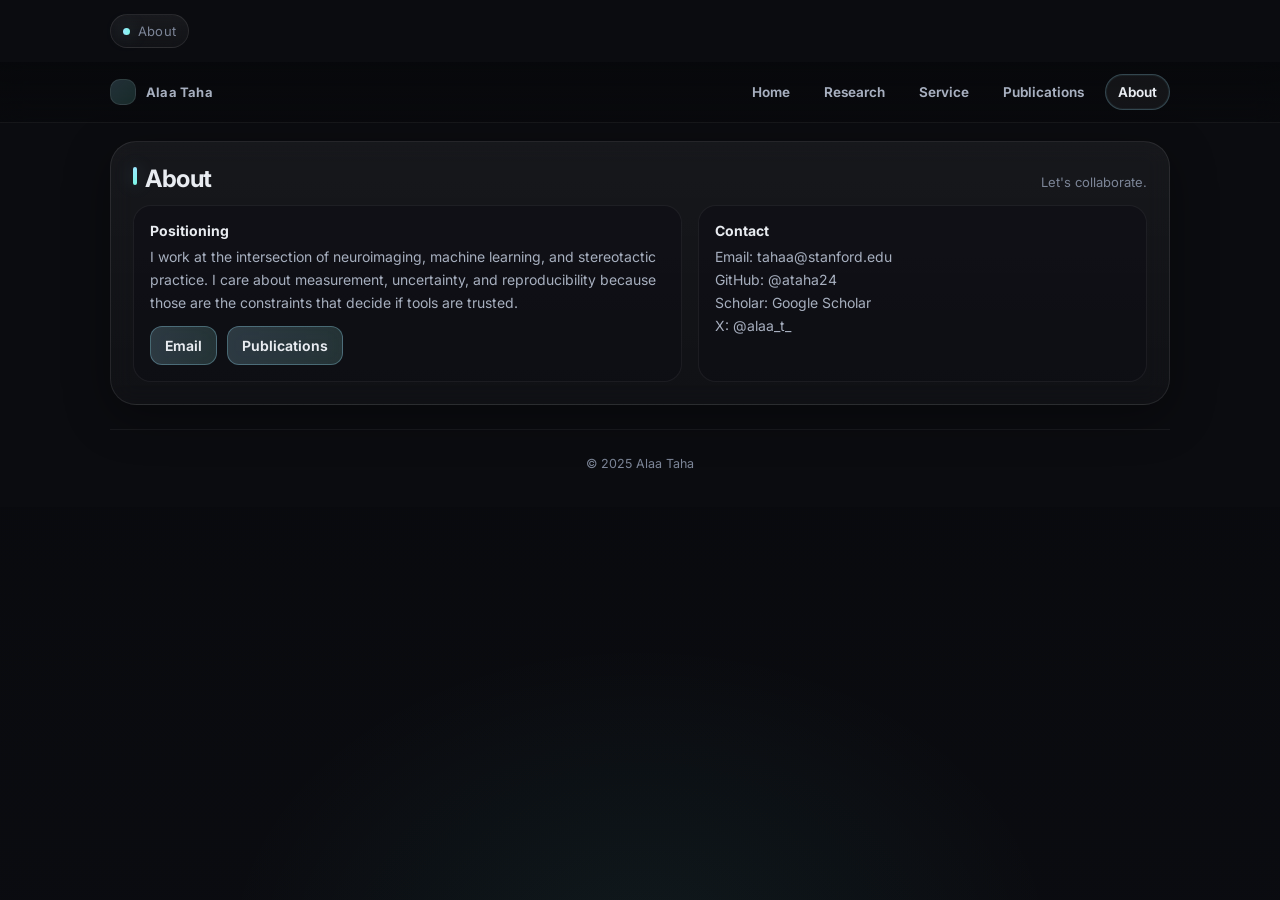
<file: about.html>
<!DOCTYPE html>
<html lang="en">
<head>
  <meta charset="UTF-8" />
  <meta name="viewport" content="width=device-width, initial-scale=1.0" />
  <title>About | Alaa Taha</title>
  <link rel="preconnect" href="https://fonts.googleapis.com">
  <link rel="preconnect" href="https://fonts.gstatic.com" crossorigin>
  <link href="https://fonts.googleapis.com/css2?family=Inter:wght@400;600;800&display=swap" rel="stylesheet">
  <link rel="stylesheet" href="./assets/css/base.css" />
  <link rel="stylesheet" href="./assets/css/theme.css" />
  <script defer src="./assets/js/app.js"></script>
</head>

<body data-accent="about">
  <div class="spotlight" aria-hidden="true"></div>

  <div class="wrap">
    <div class="topline">
      <div class="pill"><span class="dot"></span> About</div>
    </div>
  </div>

  <nav>
    <div class="wrap navinner">
      <div class="brand"><div class="mark"></div> Alaa Taha</div>
      <div class="navlinks">
        <a href="./index.html">Home</a>
        <a href="./research.html">Research</a>
        <a href="./leadership.html">Service</a>
        <a href="./publications.html">Publications</a>
        <a href="./about.html">About</a>
      </div>
    </div>
  </nav>

  <main class="wrap">
    <section class="section">
      <div class="sectionhead">
        <h2 class="page-title">About</h2>
        <div class="small">Let's collaborate.</div>
      </div>

      <div class="grid2">
        <div class="panel">
          <h3>Positioning</h3>
          <p>
            I work at the intersection of neuroimaging, machine learning, and stereotactic practice.
            I care about measurement, uncertainty, and reproducibility because those are the constraints that decide if tools are trusted.
          </p>
                    <div class="cta" style="margin-top:12px;">
            <a class="btn primary" href="mailto:tahaa@stanford.edu">Email</a>
            <a class="btn primary" href="./publications.html">Publications</a>
          </div>
          <!-- <div class="tags">
            <span class="tag accent">Neuroimaging</span>
            <span class="tag accent">DBS</span>
            <span class="tag accent">QC</span>
            <span class="tag accent">Open Science</span>
          </div> -->
        </div>

        <div class="panel">
          <h3>Contact</h3>
          <p>
            Email: <a href="mailto:tahaa@stanford.edu">tahaa@stanford.edu</a><br />
            GitHub: <a href="https://github.com/ataha24" target="_blank" rel="noreferrer">@ataha24</a><br />
            Scholar: <a href="https://scholar.google.ca/" target="_blank" rel="noreferrer">Google Scholar</a><br />
            X: <a href="https://x.com/alaa_t_" target="_blank" rel="noreferrer">@alaa_t_</a>
          </p>
        </div>
      </div>
    </section>

    <div class="footer">© 2025 Alaa Taha</div>
  </main>
</body>
</html>
</file>
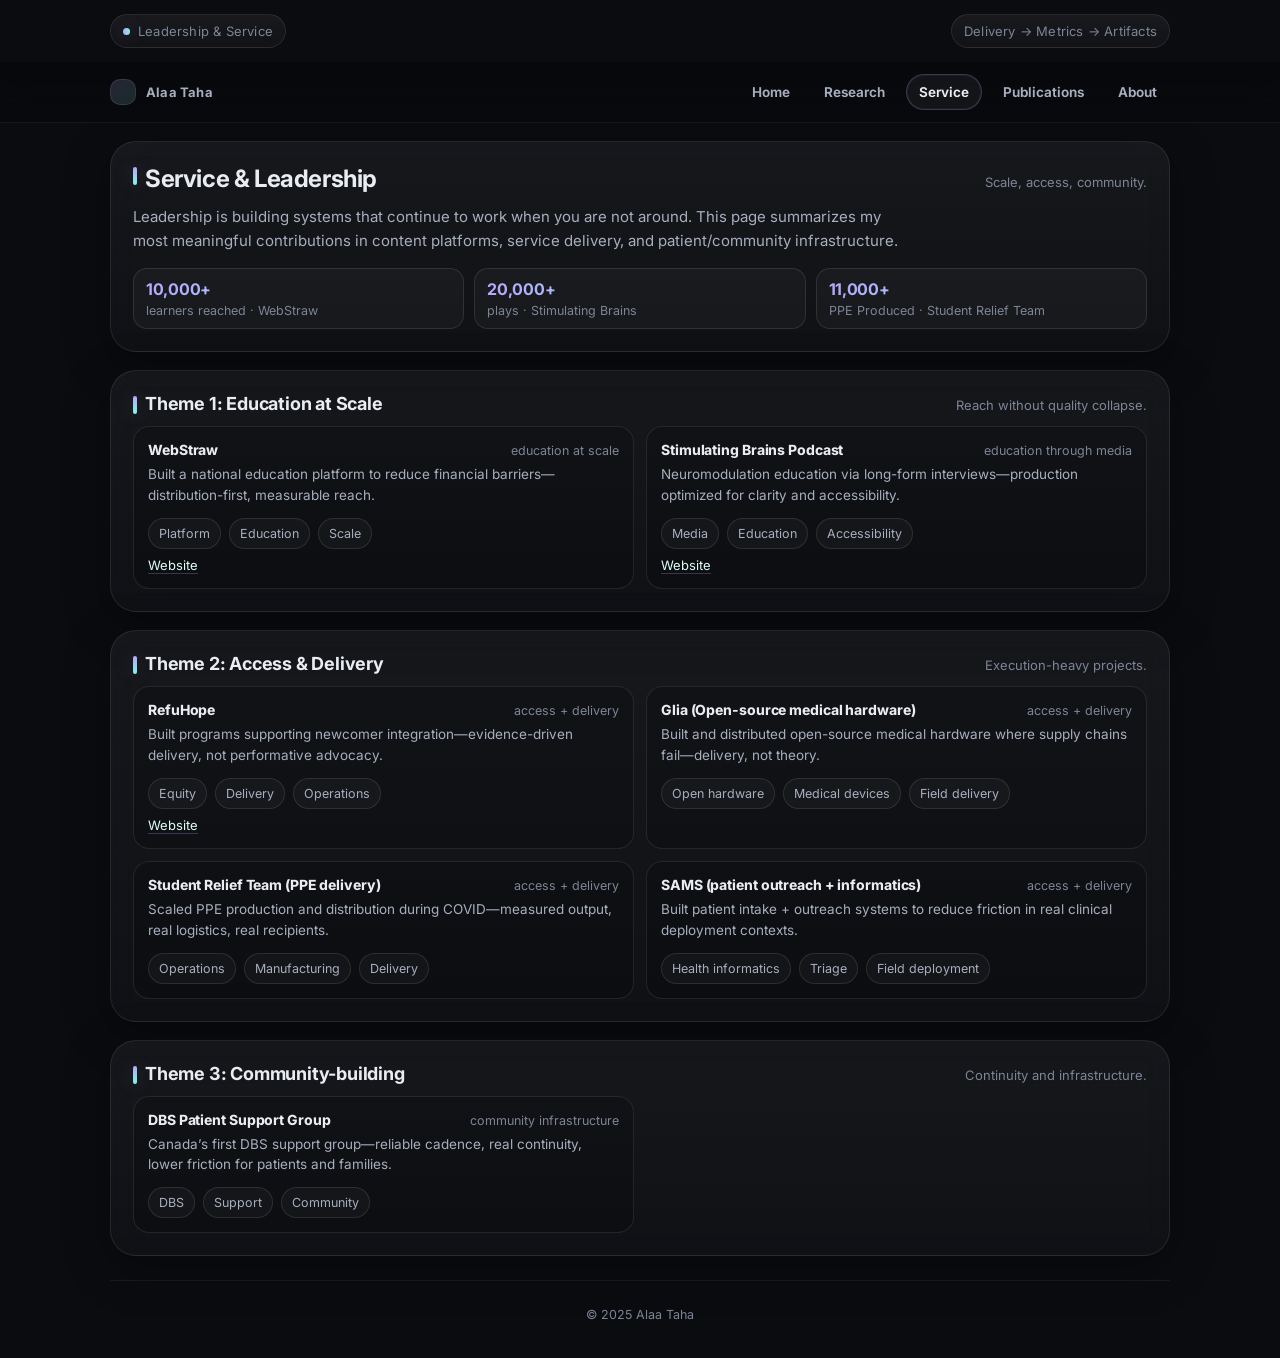
<file: leadership.html>
<!DOCTYPE html>
<html lang="en">
<head>
  <meta charset="UTF-8" />
  <meta name="viewport" content="width=device-width, initial-scale=1.0" />
  <title>Leadership | Alaa Taha</title>
  <link rel="preconnect" href="https://fonts.googleapis.com">
  <link rel="preconnect" href="https://fonts.gstatic.com" crossorigin>
  <link href="https://fonts.googleapis.com/css2?family=Inter:wght@400;600;800&display=swap" rel="stylesheet">
  <link rel="stylesheet" href="./assets/css/base.css" />
  <link rel="stylesheet" href="./assets/css/theme.css" />
  <script defer src="./assets/js/app.js"></script>
</head>

<body data-accent="leadership">
  <div class="spotlight" aria-hidden="true"></div>

  <div class="wrap">
    <div class="topline">
      <div class="pill"><span class="dot"></span> Leadership & Service</div>
      <div class="pill">Delivery → Metrics → Artifacts</div>
    </div>
  </div>

  <nav>
    <div class="wrap navinner">
      <div class="brand"><div class="mark"></div> Alaa Taha</div>
      <div class="navlinks">
        <a href="./index.html">Home</a>
        <a href="./research.html">Research</a>
        <a href="./leadership.html">Service</a>
        <a href="./publications.html">Publications</a>
        <a href="./about.html">About</a>
      </div>
    </div>
  </nav>

  <main class="wrap">
    <section class="section">
      <div class="sectionhead">
        <h2 class="page-title">Service & Leadership</h2>
        <div class="small">Scale, access, community.</div>
      </div>
      <p class="page-sub">
        Leadership is building systems that continue to work when you are not around. This page summarizes my most meaningful contributions in content platforms, service delivery, and patient/community infrastructure.
      </p>
      <div class="metrics" id="metrics-leadership"></div>
    </section>

    <section class="section">
      <div class="sectionhead">
        <h2>Theme 1: Education at Scale</h2>
        <div class="small">Reach without quality collapse.</div>
      </div>
      <div class="cards" id="cards-lead-education"></div>
    </section>

    <section class="section">
      <div class="sectionhead">
        <h2>Theme 2: Access & Delivery</h2>
        <div class="small">Execution-heavy projects.</div>
      </div>
      <div class="cards" id="cards-lead-access"></div>
    </section>

    <section class="section">
      <div class="sectionhead">
        <h2>Theme 3: Community-building</h2>
        <div class="small">Continuity and infrastructure.</div>
      </div>
      <div class="cards" id="cards-lead-community"></div>
    </section>

    <div class="footer">© 2025 Alaa Taha</div>
  </main>
</body>
</html>
</file>
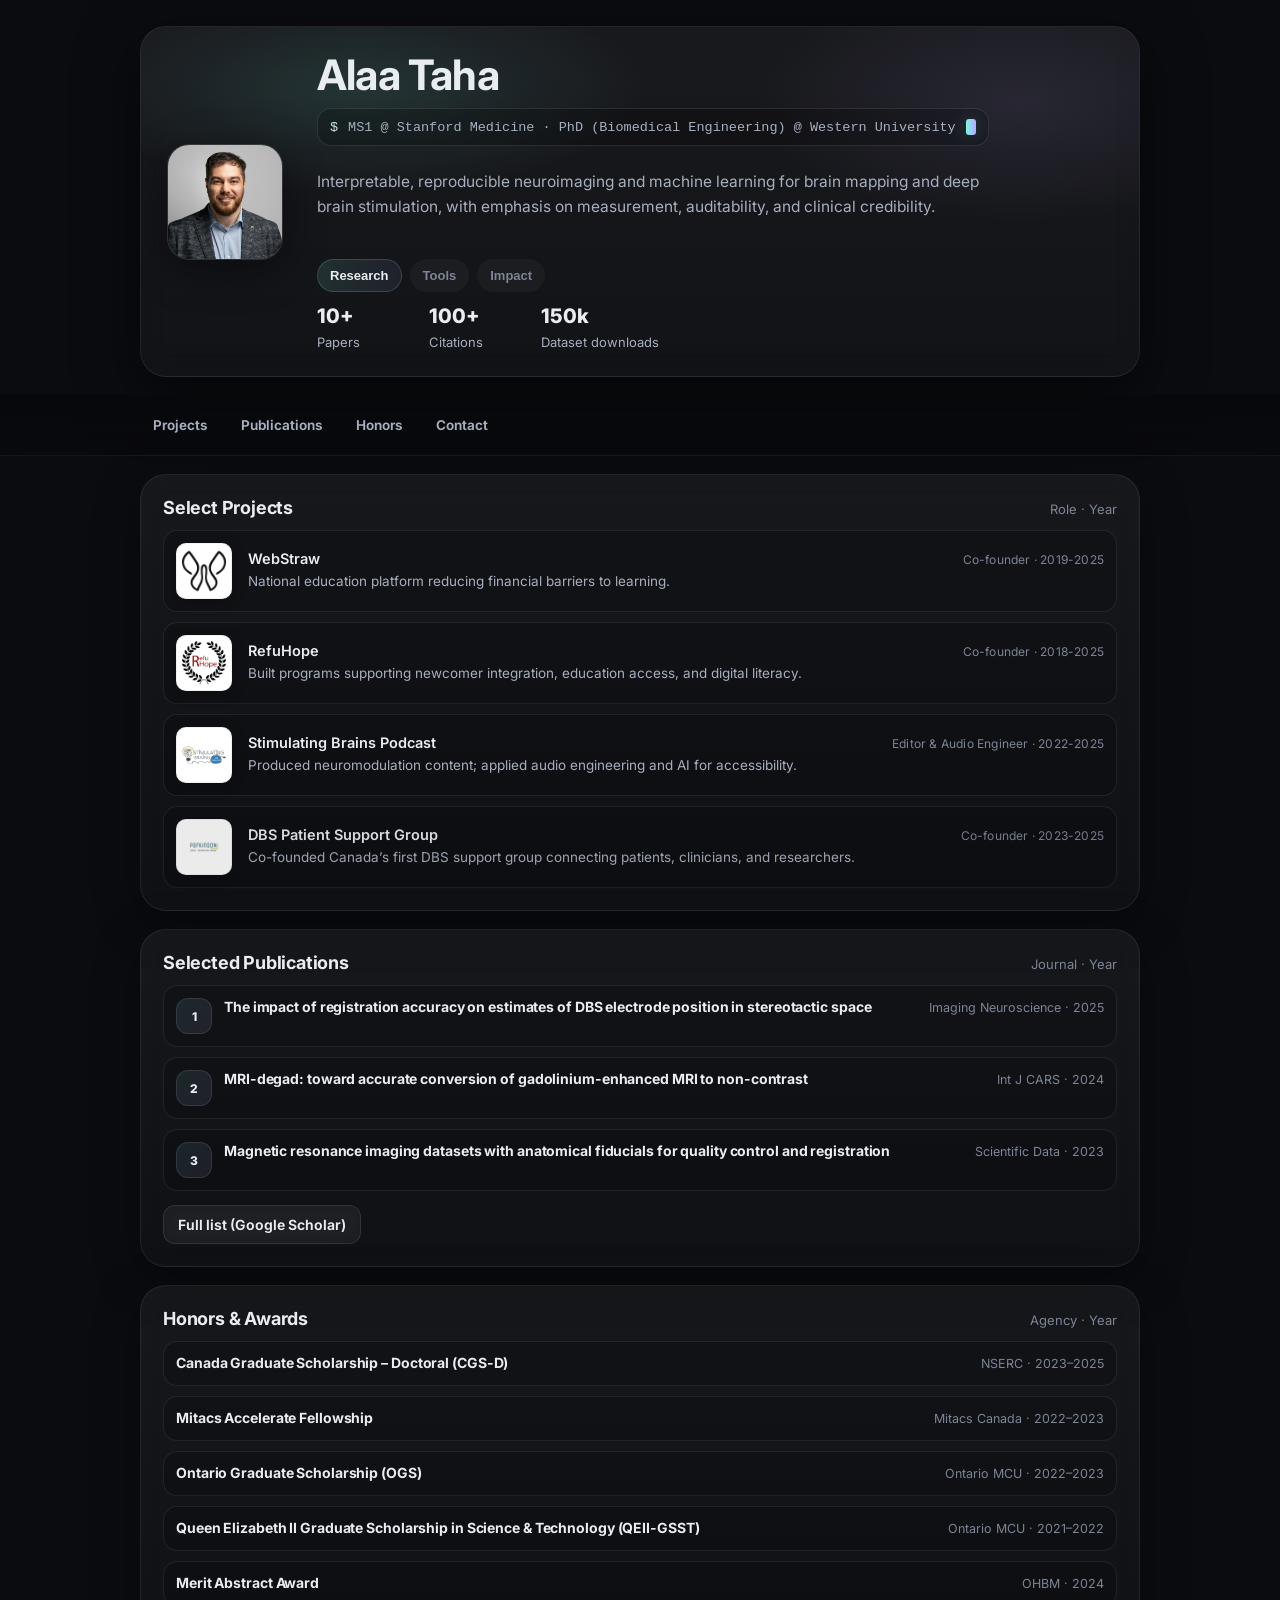
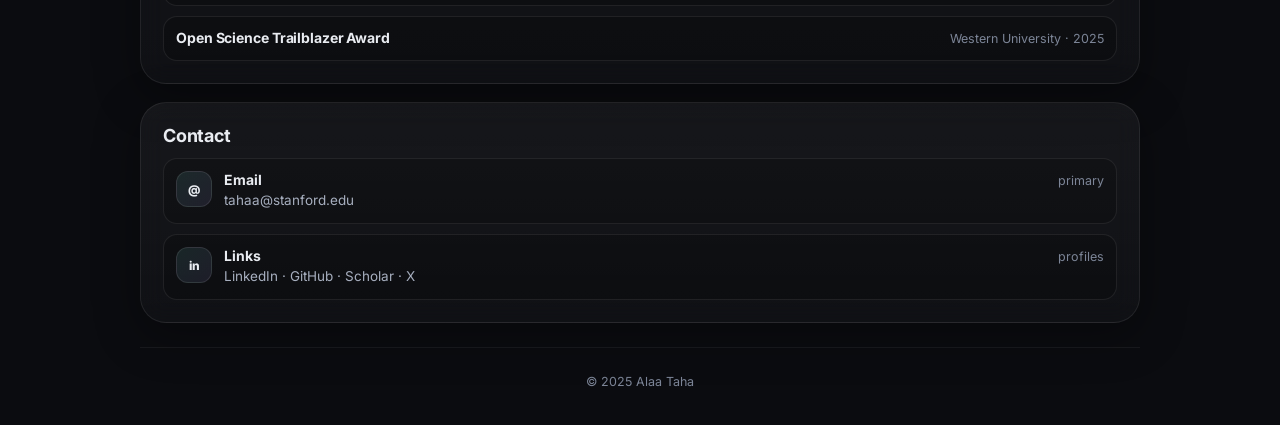
<file: placeholder.html>
<!doctype html>
<html lang="en">
<head>
  <meta charset="UTF-8" />
  <meta name="viewport" content="width=device-width, initial-scale=1" />
  <title>Alaa Taha | Medicine + Biomedical Engineering</title>
  <meta name="description" content="Alaa Taha — MS1 at Stanford Medicine. PhD (Biomedical Engineering, Western). Neuroimaging + ML for brain mapping, DBS, reproducible tooling." />
  <meta name="theme-color" content="#07080b" />
  <meta name="color-scheme" content="dark" />

  <link rel="preconnect" href="https://fonts.googleapis.com">
  <link rel="preconnect" href="https://fonts.gstatic.com" crossorigin>
  <link href="https://fonts.googleapis.com/css2?family=Inter:wght@400;600;800&display=swap" rel="stylesheet">

  <style>
    :root{
      --bg0:#07080b; --bg1:#0b0c10;
      --border:#ffffff14;
      --text:#e9ecf1; --muted:#a7afbf; --muted2:#7c8597;
      --a1:#7cf7e6; --a2:#b7a7ff;
      --shadow: 0 18px 60px rgba(0,0,0,.55);
      --radius: 18px; --radius2: 26px;
      --max: 1040px;
    }
    *{ box-sizing:border-box; }
    html,body{ margin:0; padding:0; font-family:Inter,system-ui,-apple-system,Segoe UI,Roboto,Arial,sans-serif; background:var(--bg1); color:var(--text); }
    body:before{
      content:""; position:fixed; inset:-20%; z-index:-3;
      background:
        radial-gradient(700px 420px at 18% 10%, rgba(183,167,255,.14), transparent 60%),
        radial-gradient(560px 380px at 88% 18%, rgba(124,247,230,.12), transparent 60%),
        radial-gradient(720px 520px at 50% 92%, rgba(124,247,230,.06), transparent 60%),
        linear-gradient(180deg, var(--bg0), var(--bg1));
      filter:saturate(1.12);
    }

    a{ color:inherit; text-decoration:none; }
    .wrap{ max-width:var(--max); margin:0 auto; padding: 0 20px; }

    .skip{
      position:absolute; left:-999px; top: 10px; z-index:999;
      padding:10px 12px; border-radius:12px;
      border:1px solid rgba(255,255,255,.16);
      background: rgba(0,0,0,.75);
      color:var(--text);
    }
    .skip:focus{ left: 12px; }

    /* hero */
    header{ padding: 26px 0 18px; }
    .hero{
      display:grid; grid-template-columns: 128px 1fr; gap: 22px; align-items:center;
      padding: 26px; border-radius: var(--radius2);
      background: linear-gradient(180deg, rgba(255,255,255,.06), rgba(255,255,255,.03));
      border: 1px solid var(--border);
      box-shadow: var(--shadow);
      backdrop-filter: blur(14px);
      position:relative; overflow:hidden;
    }
    .hero:before{
      content:""; position:absolute; inset:-1px; z-index:0; pointer-events:none;
      background:
        radial-gradient(520px 190px at 22% 18%, rgba(124,247,230,.12), transparent 55%),
        radial-gradient(480px 220px at 88% 22%, rgba(183,167,255,.10), transparent 55%);
    }
    .hero > *{ position:relative; z-index:1; }

    .avatar{
      width:116px; height:116px; border-radius:22px; overflow:hidden;
      border:1px solid var(--border); background: rgba(255,255,255,.04);
      box-shadow: 0 10px 40px rgba(0,0,0,.45);
    }
    .avatar img{ width:100%; height:100%; object-fit:cover; display:block; }

    h1{ margin:0; font-size:40px; letter-spacing:-0.7px; line-height:1.05; }

    /* code-line (rotating) */
    .codebar{
      margin-top: 10px;
      display:flex; align-items:center; gap:10px;
      font-family: ui-monospace, SFMono-Regular, Menlo, Monaco, Consolas, "Liberation Mono", monospace;
      font-size: 13.5px;
      color: var(--muted);
      padding: 10px 12px;
      border-radius: 14px;
      border: 1px solid rgba(255,255,255,.10);
      background: rgba(0,0,0,.22);
      width: fit-content;
      max-width: 100%;
    }
    .prompt{
      color:#dffdf8;
      opacity:.9;
    }
    .cursor{
      width:10px; height: 16px;
      background: linear-gradient(90deg, var(--a1), var(--a2));
      border-radius: 3px;
      box-shadow: 0 0 18px rgba(124,247,230,.25);
      animation: blink 1.05s steps(2,end) infinite;
    }
    @keyframes blink { 50% { opacity: 0; } }
    .codeText{
      white-space: nowrap;
      overflow: hidden;
      text-overflow: ellipsis;
      max-width: min(720px, 70vw);
    }

    .subtitle{
      margin-top: 12px;
      color: var(--muted);
      line-height: 1.6;
      max-width: 76ch;
      font-size: 15.5px;
    }

    .cta{ display:flex; flex-wrap:wrap; gap:10px; margin-top: 16px; }
    .btn{
      display:inline-flex; align-items:center; gap:10px;
      padding: 10px 14px; border-radius: 12px;
      border: 1px solid rgba(255,255,255,.10);
      background: rgba(255,255,255,.04);
      font-weight: 650; font-size: 14px;
      transition: transform .18s ease, background .18s ease, border-color .18s ease;
      backdrop-filter: blur(10px);
    }
    .btn:hover{ transform: translateY(-1px); border-color: rgba(124,247,230,.22); background: rgba(124,247,230,.06); }
    .btn.primary{ border-color: rgba(124,247,230,.28); background: linear-gradient(90deg, rgba(124,247,230,.14), rgba(183,167,255,.12)); }

    /* nav */
    nav{
      position: sticky; top: 0; z-index: 10;
      padding: 12px 0;
      backdrop-filter: blur(14px);
      background: linear-gradient(180deg, rgba(7,8,11,.88), rgba(7,8,11,.55));
      border-bottom: 1px solid rgba(255,255,255,.06);
    }
    .navinner{ display:flex; align-items:center; justify-content:space-between; gap:14px; }
    .navlinks{ display:flex; flex-wrap:wrap; gap:8px; }
    .navlinks a{
      padding: 9px 12px; border-radius: 999px;
      color: var(--muted); font-weight: 650; font-size: 13.5px;
      border: 1px solid transparent;
      transition: background .18s ease, color .18s ease, border-color .18s ease;
    }
    .navlinks a:hover{ background: rgba(255,255,255,.04); color: var(--text); border-color: rgba(255,255,255,.10); }

    /* sections */
    main{ padding: 22px 0 40px; }
    section{
      margin: 18px 0; padding: 22px;
      border-radius: var(--radius2);
      background: linear-gradient(180deg, rgba(255,255,255,.05), rgba(255,255,255,.025));
      border: 1px solid var(--border);
      box-shadow: 0 12px 45px rgba(0,0,0,.35);
      backdrop-filter: blur(12px);
    }
    .sectionhead{ display:flex; align-items:baseline; justify-content:space-between; gap:14px; margin-bottom: 12px; }
    h2{ margin:0; font-size:18px; letter-spacing:-0.2px; }
    .kicker{ color: var(--muted2); font-size:13px; }

    .list{ display:grid; gap: 10px; margin: 0; padding: 0; list-style: none; }
    .item{
      display:flex; gap: 12px; padding: 12px 12px;
      border-radius: 14px;
      border: 1px solid rgba(255,255,255,.08);
      background: rgba(0,0,0,.18);
      transition: transform .18s ease, border-color .18s ease, background .18s ease;
    }
    .item:hover{ transform: translateY(-1px); border-color: rgba(124,247,230,.18); background: rgba(124,247,230,.04); }
    .icon{
      flex:0 0 auto; width: 36px; height: 36px; border-radius: 12px;
      border: 1px solid rgba(255,255,255,.10);
      background: linear-gradient(135deg, rgba(124,247,230,.10), rgba(183,167,255,.10));
      display:flex; align-items:center; justify-content:center;
      font-weight: 800; font-size: 12px;
    }
    .meta{ flex:1 1 auto; min-width:0; }
    .titleRow{ display:flex; flex-wrap:wrap; gap:10px; align-items:baseline; justify-content:space-between; margin-bottom:2px; }
    .titleRow strong{ font-size:14px; letter-spacing:-0.1px; }
    .titleRow span{ color: var(--muted2); font-size:12.5px; white-space: nowrap; }
    .desc{ color: var(--muted); font-size:13.5px; line-height:1.55; }

    footer{
      padding: 26px 0 36px; color: var(--muted2);
      font-size: 12.5px; text-align:center;
      border-top: 1px solid rgba(255,255,255,.06);
      margin-top: 24px;
    }

    :focus-visible{ outline: 2px solid rgba(124,247,230,.55); outline-offset: 2px; border-radius: 10px; }

    @media (max-width: 860px){
      .hero{ grid-template-columns: 1fr; }
      .avatar{ width: 92px; height: 92px; border-radius: 18px; }
      h1{ font-size: 34px; }
      .codeText{ max-width: 88vw; }
    }

    @media (prefers-reduced-motion: reduce){
      *{ transition:none !important; animation:none !important; }
    }
    /* =========================
    Select Projects (clickable cards)
    ========================= */

    .projects{
    list-style:none;
    padding:0;
    margin:0;
    display:grid;
    gap:10px; /* match .list density */
    }

    .projects > li{ margin:0; }

    .project{
    display:grid;
    grid-template-columns: 56px 1fr;
    gap:16px;
    align-items:center;

    padding:12px 12px;              /* match .item */
    border-radius:14px;
    border:1px solid rgba(255,255,255,.08);
    background: rgba(0,0,0,.18);

    transition: transform .18s ease, border-color .18s ease, background .18s ease;
    }

    .project:hover{
    transform: translateY(-1px);
    border-color: rgba(124,247,230,.18);
    background: rgba(124,247,230,.04);
    }

    .project:focus-visible{
    outline: 2px solid rgba(124,247,230,.55);
    outline-offset: 2px;
    }

    .project[aria-disabled="true"]{
    cursor: default;
    opacity: .92;
    }

    .project[aria-disabled="true"]:hover{
    transform:none;
    border-color: rgba(255,255,255,.08);
    background: rgba(0,0,0,.18);
    }

    .project img{
    width:56px;
    height:56px;
    object-fit:contain;

    /* white logo tile */
    background: #ffffff;
    padding: 6px;
    border-radius: 10px;

    /* subtle separation, not loud */
    box-shadow:
        inset 0 0 0 1px rgba(0,0,0,.06),
        0 4px 14px rgba(0,0,0,.25);

    /* keep color */
    filter: none;
    opacity: 1;
    }

    .projectTop{
    display:flex;
    align-items:baseline;
    justify-content:space-between;
    gap: 12px;
    }
    .projectRole{
    font-size:12px;              /* match .titleRow span */
    color: var(--muted2);        /* same muted tone */
    font-weight:400;
    letter-spacing:.2px;
    white-space: nowrap;
    }

    .projectHint{
    color: var(--muted2);
    font-size: 12.5px;
    white-space: nowrap;
    }

    .projectHint.muted{
    color: rgba(167,175,191,.6);
    }

    .project strong{
    font-size:14.5px;
    font-weight:600;
    }

    .project p{
    margin:4px 0 0;
    font-size:13.5px;
    line-height:1.55;
    color:var(--muted);
    }

    @media (max-width:700px){
    .project{
        grid-template-columns: 44px 1fr;
    }
    .project img{
        width:44px;
        height:44px;
    }
    }

    /* =========================
    Hero elevation (final)
    ========================= */

    .heroText{
    display:flex;
    flex-direction:column;
    gap: 10px;
    }

    .heroText .name{
    margin:0;
    font-size:42px;
    letter-spacing:-0.8px;
    line-height:1.03;
    }

    .heroText .name + .codebar{
    margin-top: 2px;
    }

    .heroText .codebar{
    margin-top: 6px;
    align-self:flex-start;
    }

    .heroText .subtitle{
    margin-top: 14px;
    max-width: 68ch;
    }

    /* Hero metrics/tabs */
    .metrics-block{ margin-top:14px; display:flex; flex-direction:column; gap:12px; }
    .metric-tabs{ display:inline-flex; gap:8px; }
    .metric-tabs .tab{
      padding:8px 12px; border-radius:999px; background: rgba(255,255,255,.03);
      border:1px solid transparent; color:var(--muted2); font-weight:700; font-size:13px; cursor:pointer;
    }
    .metric-tabs .tab.is-active{ background: linear-gradient(90deg, rgba(124,247,230,.12), rgba(183,167,255,.08)); color:var(--text); border-color: rgba(124,247,230,.18); }

    .metrics{ display:flex; gap:16px; align-items:baseline; }
    .metric{ display:flex; flex-direction:column; gap:6px; min-width:96px; }
    .metric-value{ font-weight:800; font-size:20px; color:var(--text); }
    .metric-label{ color:var(--muted); font-size:13px; }

    /* CTA hierarchy */
    .btn.primary{
    border-color: rgba(124,247,230,.35);
    background: linear-gradient(
        90deg,
        rgba(124,247,230,.18),
        rgba(183,167,255,.14)
    );
    }

    .btn.ghost{
    background: transparent;
    border-color: rgba(255,255,255,.08);
    color: var(--muted2);
    }

    .btn.ghost:hover{
    background: rgba(255,255,255,.03);
    color: var(--text);
    }

    /* mobile fix: stop global h1 override */
    @media (max-width: 860px){
    .heroText .name{
        font-size:34px;
    }
    }

  </style>
</head>

<body>
  <a class="skip" href="#content">Skip to content</a>

  <div class="wrap">
    <header>
      <div class="hero">
        <div class="avatar">
          <img src="AT.jpeg" alt="Portrait of Alaa Taha" />
        </div>

        <div>
            <div class="heroText">

            <h1 class="name">Alaa Taha</h1>

            <div class="codebar" aria-label="Identity line">
                <span class="prompt">$</span>
                <span class="codeText" id="roleLine">
                MS1 @ Stanford Medicine · PhD (Biomedical Engineering) @ Western University
                </span>
                <span class="cursor" aria-hidden="true"></span>
            </div>

            <p class="subtitle">
                Interpretable, reproducible neuroimaging and machine learning for brain mapping
                and deep brain stimulation, with emphasis on measurement, auditability, and
                clinical credibility.
            </p>

            <div class="metrics-block" aria-hidden="false">
              <div class="metric-tabs" role="tablist" aria-label="Metrics">
                <button class="tab is-active" data-tab="research" role="tab">Research</button>
                <button class="tab" data-tab="tools" role="tab">Tools</button>
                <button class="tab" data-tab="impact" role="tab">Impact</button>
              </div>

              <div class="metrics" id="heroMetrics" aria-live="polite">
                <div class="metric">
                  <div class="metric-value" data-value="10+">10+</div>
                  <div class="metric-label">Papers</div>
                </div>
                <div class="metric">
                  <div class="metric-value" data-value="100+">100+</div>
                  <div class="metric-label">Citations</div>
                </div>
                <div class="metric">
                  <div class="metric-value" data-value="150000">150k</div>
                  <div class="metric-label">Dataset downloads</div>
                </div>
              </div>
            </div>

            </div>

          </div>
        </div>
      </div>
    </header>
  </div>

  <nav aria-label="Site navigation">
    <div class="wrap navinner">
      <div class="navlinks">
        <a href="#projects">Projects</a>
        <a href="#publications">Publications</a>
        <a href="#honors">Honors</a>
        <a href="#contact">Contact</a>
      </div>
    </div>
  </nav>

  <main id="content" class="wrap">
    <section id="projects">
    <div class="sectionhead">
        <h2>Select Projects</h2>
        <div class="kicker"> Role · Year</div>
    </div>

    <ul class="projects">
        <li>
        <a class="project" href="https://webstraw.ca" target="_blank" rel="noopener noreferrer">
            <img src="assets/logos/webstraw.jpeg" alt="WebStraw logo" />

            <div class="projectText">
            <div class="projectTop">
                <strong>WebStraw</strong>
                <span class="projectRole">Co-founder · 2019-2025</span>
            </div>
            <p>National education platform reducing financial barriers to learning.</p>
            </div>
        </a>
        </li>

        <li>
        <a class="project" href="https://refuhope.com" target="_blank" rel="noopener noreferrer">
            <img src="assets/logos/refuhope.png" alt="RefuHope logo" />

            <div class="projectText">
            <div class="projectTop">
                <strong>RefuHope</strong>
                <span class="projectRole">Co-founder · 2018-2025</span>
            </div>
            <p>Built programs supporting newcomer integration, education access, and digital literacy.</p>
            </div>
        </a>
        </li>

        <li>
        <a class="project" href="https://stimulatingbrains.org" target="_blank" rel="noopener noreferrer">
            <img src="assets/logos/stimulatingbrains.png" alt="Stimulating Brains logo" />

            <div class="projectText">
            <div class="projectTop">
                <strong>Stimulating Brains Podcast</strong>
                <span class="projectRole">Editor & Audio Engineer · 2022-2025</span>
            </div>
            <p>Produced neuromodulation content; applied audio engineering and AI for accessibility.</p>
            </div>
        </a>
        </li>

        <li>
        <!-- No public link → keep hover but disable navigation -->
        <a class="project" href="#" aria-disabled="true">
            <img src="assets/logos/parkinson.jpeg" alt="DBS Patient Support Group logo" />

            <div class="projectText">
            <div class="projectTop">
                <strong>DBS Patient Support Group</strong>
                <span class="projectRole">Co-founder · 2023-2025</span>
            </div>
            <p>Co-founded Canada’s first DBS support group connecting patients, clinicians, and researchers.</p>
            </div>
        </a>
        </li>

        </ul>

    </section>


    <section id="publications">
      <div class="sectionhead">
        <h2>Selected Publications</h2>
        <div class="kicker">Journal · Year</div>
      </div>

      <ul class="list">
        <li class="item">
          <div class="icon">1</div>
          <div class="meta">
            <div class="titleRow">
              <strong>The impact of registration accuracy on estimates of DBS electrode position in stereotactic space</strong>
              <span>Imaging Neuroscience · 2025</span>
            </div>
          </div>
        </li>

        <li class="item">
          <div class="icon">2</div>
          <div class="meta">
            <div class="titleRow">
              <strong>MRI-degad: toward accurate conversion of gadolinium-enhanced MRI to non-contrast</strong>
              <span>Int J CARS · 2024</span>
            </div>
          </div>
        </li>

        <li class="item">
          <div class="icon">3</div>
          <div class="meta">
            <div class="titleRow">
              <strong>Magnetic resonance imaging datasets with anatomical fiducials for quality control and registration</strong>
              <span>Scientific Data · 2023</span>
            </div>
          </div>
        </li>
      </ul>

      <div class="cta" style="margin-top:14px;">
        <a class="btn" href="https://scholar.google.ca/citations?user=453eH-8AAAAJ&hl=en" target="_blank" rel="noopener noreferrer">
          Full list (Google Scholar)
        </a>
      </div>
    </section>
    <section id="honors">
    <div class="sectionhead">
        <h2>Honors & Awards</h2>
        <div class="kicker">Agency · Year </div>
    </div>

    <ul class="list">
        <li class="item">
        <div class="meta">
            <div class="titleRow">
            <strong>Canada Graduate Scholarship – Doctoral (CGS-D)</strong>
            <span>NSERC · 2023–2025</span>
            </div>
        </div>
        </li>

        <li class="item">
        <div class="meta">
            <div class="titleRow">
            <strong>Mitacs Accelerate Fellowship</strong>
            <span>Mitacs Canada · 2022–2023</span>
            </div>
        </div>
        </li>

        <li class="item">
        <div class="meta">
            <div class="titleRow">
            <strong>Ontario Graduate Scholarship (OGS)</strong>
            <span>Ontario MCU · 2022–2023</span>
            </div>
        </div>
        </li>

        <li class="item">
        <div class="meta">
            <div class="titleRow">
            <strong>Queen Elizabeth II Graduate Scholarship in Science & Technology (QEII-GSST)</strong>
            <span>Ontario MCU · 2021–2022</span>
            </div>
        </div>
        </li>

        <li class="item">
        <div class="meta">
            <div class="titleRow">
            <strong>Merit Abstract Award</strong>
            <span>OHBM · 2024</span>
            </div>
        </div>
        </li>

        <li class="item">
        <div class="meta">
            <div class="titleRow">
            <strong>Open Science Trailblazer Award</strong>
            <span>Western University · 2025</span>
            </div>
        </div>
        </li>
    </ul>
    </section>




    <section id="contact">
      <div class="sectionhead">
        <h2>Contact</h2>
        <div class="kicker"></div>
      </div>

      <ul class="list">
        <li class="item">
          <div class="icon">@</div>
          <div class="meta">
            <div class="titleRow">
              <strong>Email</strong>
              <span>primary</span>
            </div>
            <div class="desc"><a href="mailto:tahaa@stanford.edu">tahaa@stanford.edu</a></div>
          </div>
        </li>
        <li class="item">
          <div class="icon">in</div>
          <div class="meta">
            <div class="titleRow">
              <strong>Links</strong>
              <span>profiles</span>
            </div>
            <div class="desc">
              <a href="https://www.linkedin.com/in/alaa-taha-6a504b305" target="_blank" rel="noopener noreferrer">LinkedIn</a> ·
              <a href="https://github.com/ataha24" target="_blank" rel="noopener noreferrer">GitHub</a> ·
              <a href="https://scholar.google.ca/citations?user=453eH-8AAAAJ&hl=en" target="_blank" rel="noopener noreferrer">Scholar</a> ·
              <a href="https://x.com/alaa_t_" target="_blank" rel="noopener noreferrer">X</a>
            </div>
          </div>
        </li>
      </ul>
    </section>

    <footer>© 2025 Alaa Taha</footer>
  </main>

  <script>
    // Rotate the "code-line" identity text (no typed.js, no CDN).
    (function () {
      const el = document.getElementById('roleLine');
      if (!el) return;

      const lines = [
        "MS1 @ Stanford Medicine · PhD (Biomedical Engineering) @ Western University",
        "Neuroimaging + ML · Brain mapping · Deep brain stimulation",
        "Open science · Reproducibility · Clinical impact"
      ];

      let i = 0;
      const reduce = window.matchMedia && window.matchMedia('(prefers-reduced-motion: reduce)').matches;
      if (reduce) return;

      setInterval(() => {
        i = (i + 1) % lines.length;
        // quick “terminal refresh” feel
        el.style.opacity = "0";
        setTimeout(() => {
          el.textContent = lines[i];
          el.style.opacity = "1";
        }, 140);
      }, 2200);
    })();

    // Hero metrics tab interactions + animated counters
    (function(){
      const tabs = document.querySelectorAll('.metric-tabs .tab');
      const heroMetrics = document.getElementById('heroMetrics');
      if (!tabs.length || !heroMetrics) return;

      const metricsData = {
        research: [ {v:10'+',l:'Publications'}, {v:100,l:'Citations'}, {v:150000,l:'Dataset downloads'} ],
        tools:    [ {v:8,l:'Open-source tools'}, {v:120,l:'Repo stars'}, {v:24000,l:'Installs'} ],
        impact:   [ {v:150000,l:'Downloads'}, {v:30000,l:'Sessions'}, {v:85,l:'Countries'} ]
      };

      function format(n){
        if (n >= 1000000) return (n/1000000).toFixed(1)+'M';
        if (n >= 1000) return (n/1000).toFixed(n%1000===0?0:1)+'k';
        return String(n);
      }

      function animateNumber(el, target){
        const start = +el.textContent.replace(/[^0-9\.]/g,'') || 0;
        const end = +target;
        const duration = 700;
        const startTime = performance.now();
        function step(now){
          const t = Math.min(1, (now - startTime)/duration);
          const val = Math.floor(start + (end - start) * (1 - Math.cos(Math.PI * t))/2);
          el.textContent = format(val);
          if (t < 1) requestAnimationFrame(step);
        }
        requestAnimationFrame(step);
      }

      function render(tab){
        const data = metricsData[tab] || metricsData.research;
        heroMetrics.innerHTML = data.map(d => `
          <div class="metric">
            <div class="metric-value">0</div>
            <div class="metric-label">${d.l}</div>
          </div>
        `).join('');
        // animate
        const els = heroMetrics.querySelectorAll('.metric-value');
        els.forEach((el, idx) => animateNumber(el, data[idx].v));
      }

      tabs.forEach(t => t.addEventListener('click', (e) => {
        tabs.forEach(x => x.classList.remove('is-active'));
        t.classList.add('is-active');
        render(t.dataset.tab);
      }));

      // initial render
      render('research');
    })();

    // harden rel on target=_blank
    (function () {
      document.querySelectorAll('a[target="_blank"]').forEach(a => {
        const rel = (a.getAttribute('rel') || '').toLowerCase();
        if (!rel.includes('noopener')) a.setAttribute('rel', (rel + ' noopener').trim());
        if (!rel.includes('noreferrer')) a.setAttribute('rel', (a.getAttribute('rel') + ' noreferrer').trim());
      });
    })();
  </script>
</body>
</html>
</file>
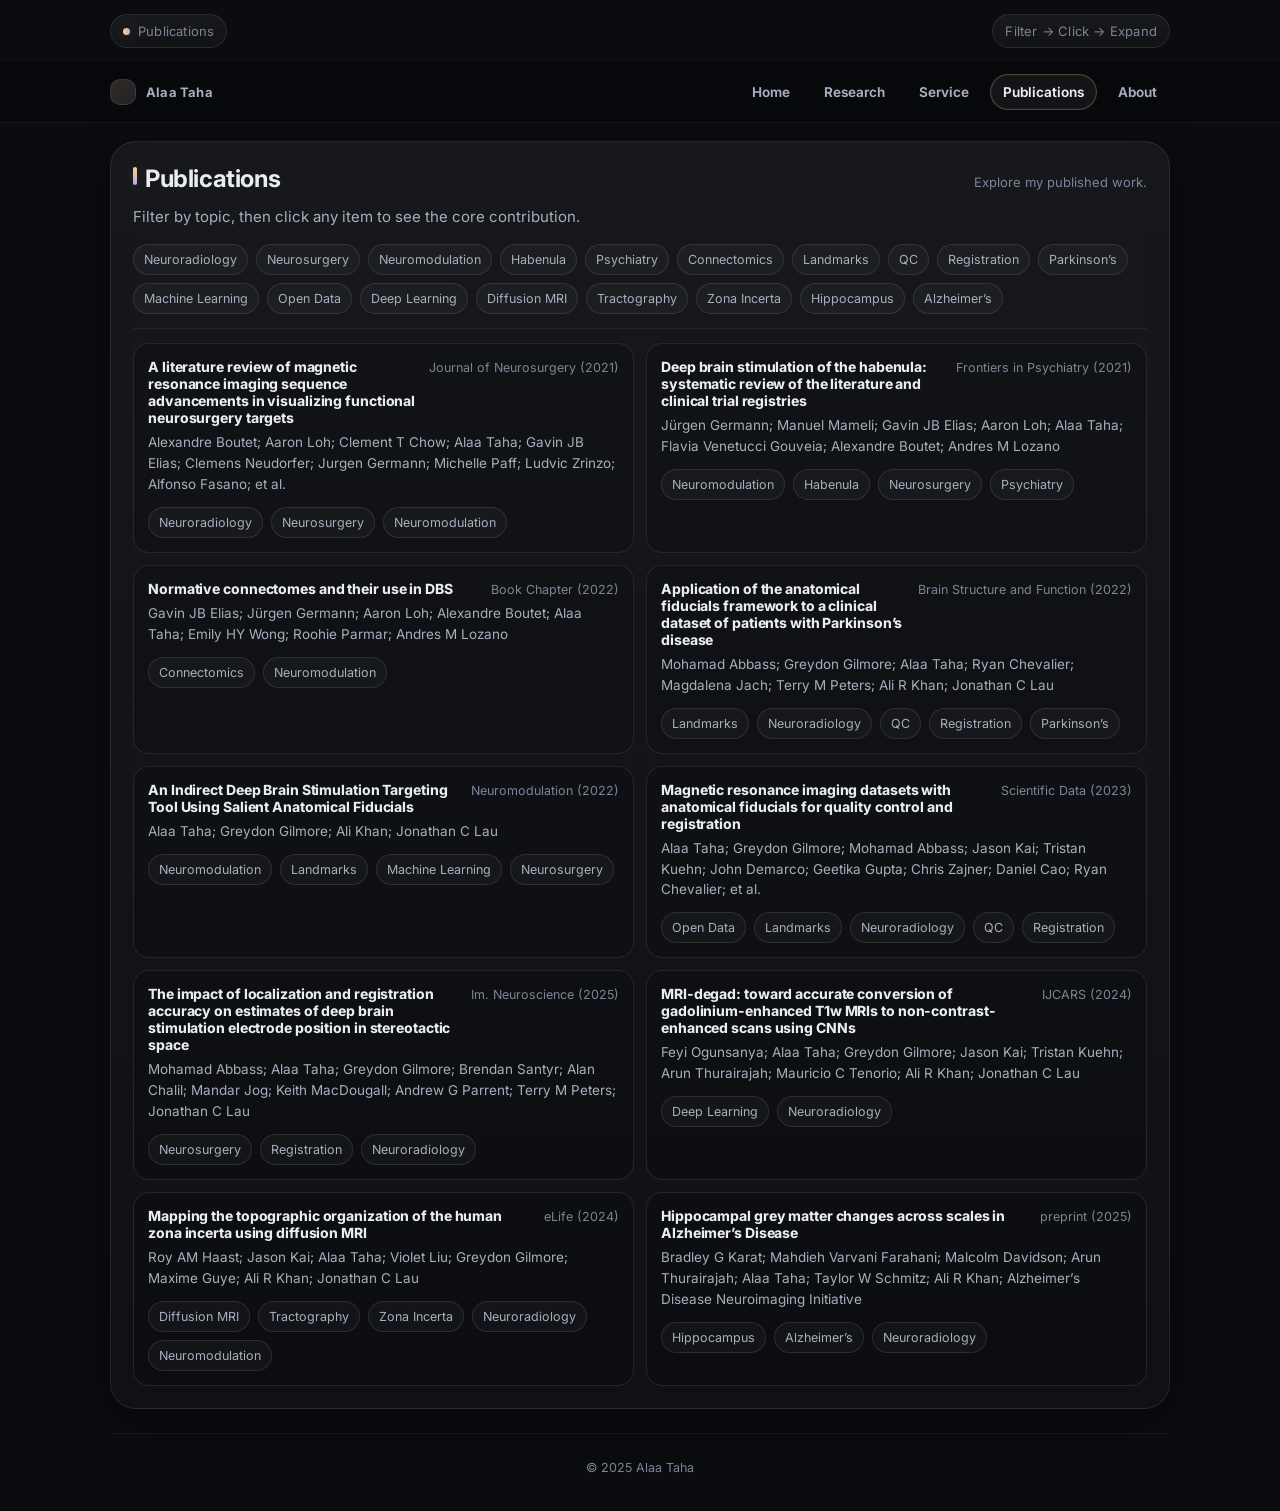
<file: publications.html>
<!DOCTYPE html>
<html lang="en">
<head>
  <meta charset="UTF-8" />
  <meta name="viewport" content="width=device-width, initial-scale=1.0" />
  <title>Publications | Alaa Taha</title>
  <link rel="preconnect" href="https://fonts.googleapis.com">
  <link rel="preconnect" href="https://fonts.gstatic.com" crossorigin>
  <link href="https://fonts.googleapis.com/css2?family=Inter:wght@400;600;800&display=swap" rel="stylesheet">
  <link rel="stylesheet" href="./assets/css/base.css" />
  <link rel="stylesheet" href="./assets/css/theme.css" />
  <script defer src="./assets/js/app.js"></script>
</head>

<body data-accent="publications">
  <div class="spotlight" aria-hidden="true"></div>

  <div class="wrap">
    <div class="topline">
      <div class="pill"><span class="dot"></span> Publications</div>
      <div class="pill">Filter → Click → Expand</div>
    </div>
  </div>

  <nav>
    <div class="wrap navinner">
      <div class="brand"><div class="mark"></div> Alaa Taha</div>
      <div class="navlinks">
        <a href="./index.html">Home</a>
        <a href="./research.html">Research</a>
        <a href="./leadership.html">Service</a>
        <a href="./publications.html">Publications</a>
        <a href="./about.html">About</a>
      </div>
    </div>
  </nav>

  <main class="wrap">
    <section class="section">
      <div class="sectionhead">
        <h2 class="page-title">Publications</h2>
        <div class="small">Explore my published work.</div>
      </div>
      <p class="page-sub">
        Filter by topic, then click any item to see the core contribution.
      </p>

      <div class="chips" id="pub-chips" aria-label="Publication filters"></div>
      <div class="hr"></div>
      <div class="cards" id="pub-list" aria-label="Publications list"></div>
    </section>

    <div class="footer">© 2025 Alaa Taha</div>
  </main>
</body>
</html>
</file>
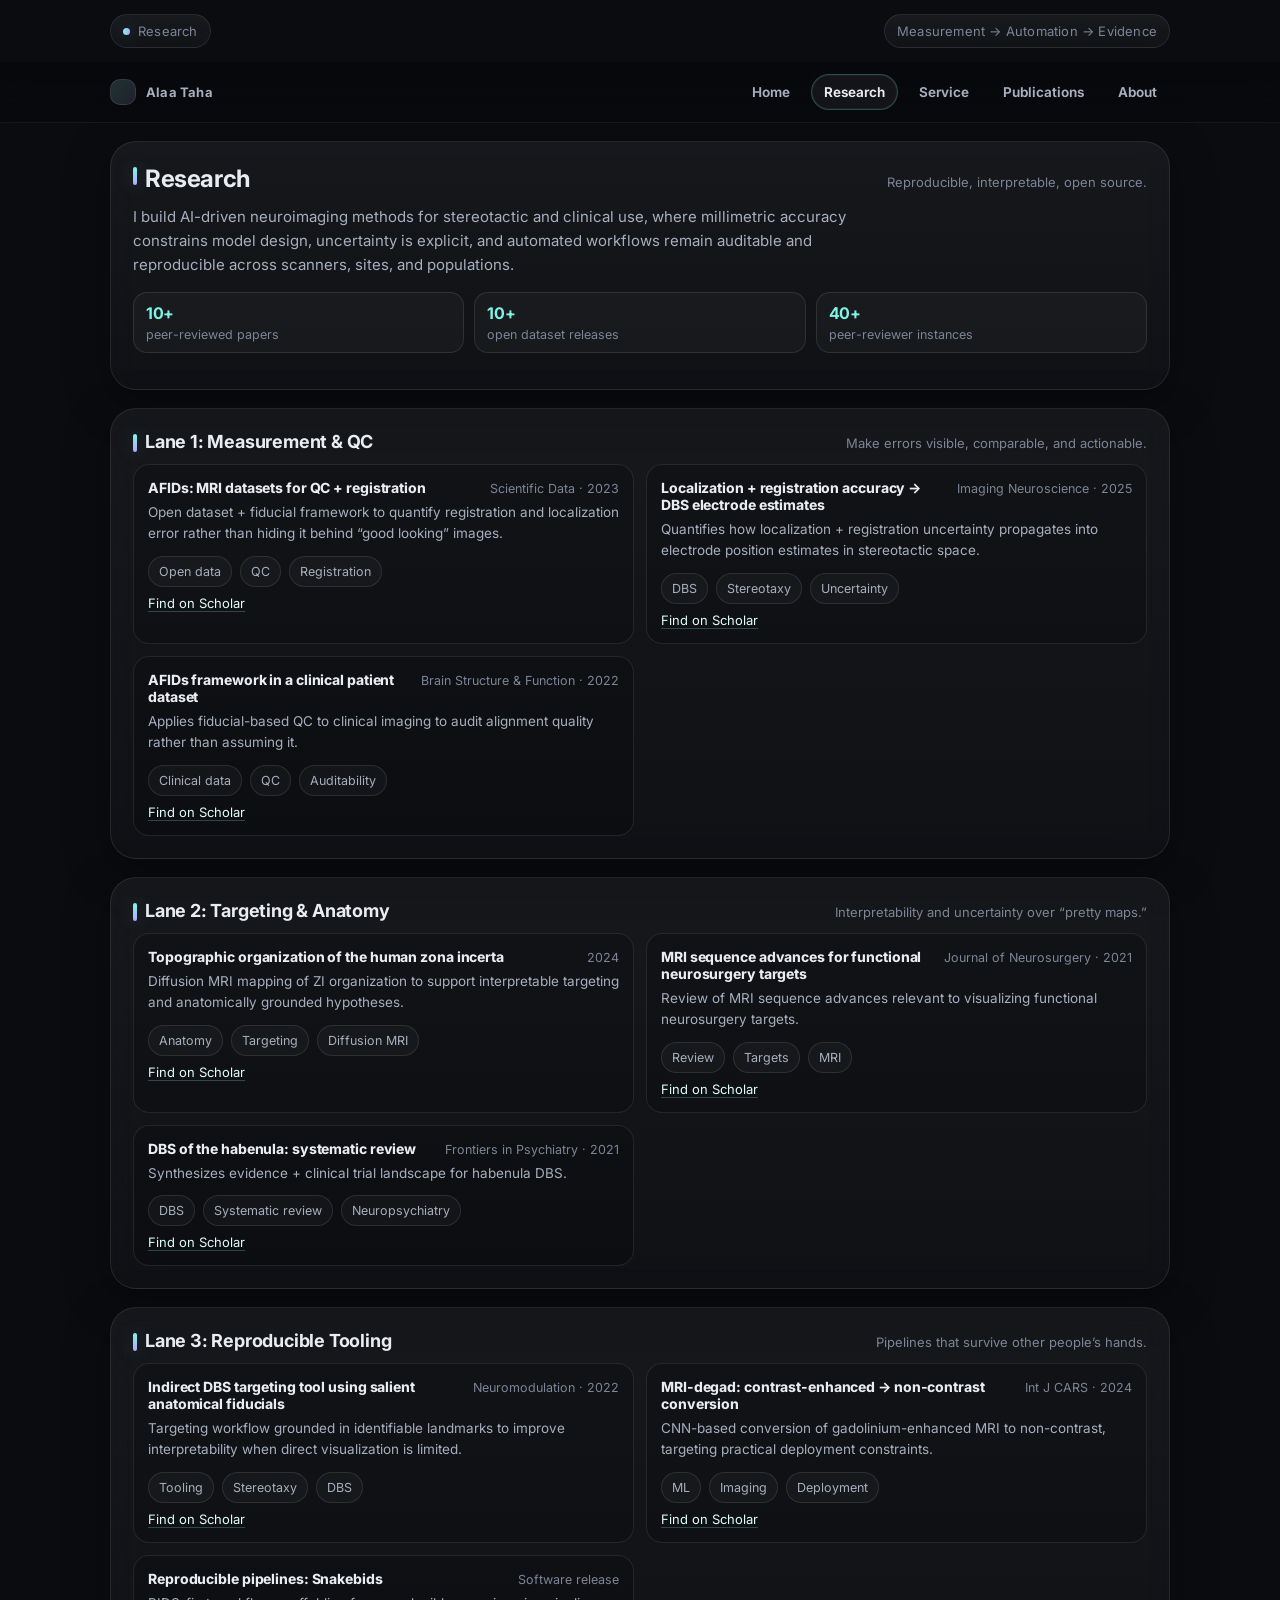
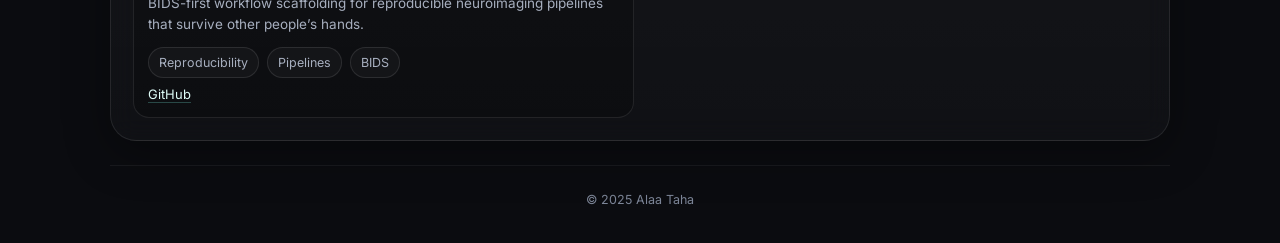
<file: research.html>
<!DOCTYPE html>
<html lang="en">
<head>
  <meta charset="UTF-8" />
  <meta name="viewport" content="width=device-width, initial-scale=1.0" />
  <title>Research | Alaa Taha</title>

  <link rel="preconnect" href="https://fonts.googleapis.com">
  <link rel="preconnect" href="https://fonts.gstatic.com" crossorigin>
  <link href="https://fonts.googleapis.com/css2?family=Inter:wght@400;600;800&display=swap" rel="stylesheet">

  <link rel="stylesheet" href="./assets/css/base.css" />
  <link rel="stylesheet" href="./assets/css/theme.css" />
  <script defer src="./assets/js/app.js"></script>
</head>

<body data-accent="research">
  <div class="spotlight" aria-hidden="true"></div>

  <div class="wrap">
    <div class="topline">
      <div class="pill"><span class="dot"></span> Research</div>
      <div class="pill">Measurement → Automation → Evidence</div>
    </div>
  </div>

  <nav>
    <div class="wrap navinner">
      <div class="brand"><div class="mark"></div> Alaa Taha</div>
      <div class="navlinks">
        <a href="./index.html">Home</a>
        <a href="./research.html">Research</a>
        <a href="./leadership.html">Service</a>
        <a href="./publications.html">Publications</a>
        <a href="./about.html">About</a>
      </div>
    </div>
  </nav>

  <main class="wrap">
    <!-- HERO / METRICS -->
    <section class="section">
      <div class="sectionhead">
        <h2 class="page-title">Research</h2>
        <div class="small">Reproducible, interpretable, open source.</div>
      </div>

      <p class="page-sub">
        I build AI-driven neuroimaging methods for stereotactic and clinical use, where millimetric accuracy
        constrains model design, uncertainty is explicit, and automated workflows remain auditable and
        reproducible across scanners, sites, and populations.
      </p>

      <div class="metrics" id="metrics-research"></div>

      <!-- metrics (JS fills) -->
      <div class="metrics heroMetrics" id="metrics-research" aria-label="Research highlights"></div>

      <!-- <div class="heroCTAs">
        <a class="btn primary" href="#talks">Watch the talks</a>
        <a class="btn primary" href="#lane-qc">Browse the evidence</a>
      </div> -->
    </section>

    <!-- TALKS (put this BEFORE lanes) -->
    <!-- <section class="section" id="talks">
      <div class="sectionhead">
        <h2>Research Talks</h2>
        <div class="small">One arc: measurement → automation.</div>
      </div>

      <div class="talkArc">
        <div class="talkArc-copy">
          <p class="page-sub">
            Invited oral talks at the Organization for Human Brain Mapping (OHBM) in 2024 and 2025—selected from
            <strong>&lt;5%</strong> of submitted abstracts. This work progresses from a measurement-first framework (AFIDs)
            to a deployable deep learning system (AutoAFIDs).
          </p>

          <div class="arcSteps">
            <div class="arcStep">
              <div class="arcNum">01</div>
              <div>
                <div class="arcTitle">AFIDs · 2024</div>
                <div class="arcDesc">Quantify registration + localization error directly—make uncertainty explicit.</div>
              </div>
            </div>

            <div class="arcDivider" aria-hidden="true"></div>

            <div class="arcStep">
              <div class="arcNum">02</div>
              <div>
                <div class="arcTitle">AutoAFIDs · 2025</div>
                <div class="arcDesc">Automate landmark localization at scale—QC and targeting become deployable.</div>
              </div>
            </div>
          </div>
        </div>

        <div class="talkArc-media">
          <div class="talkCard">
            <div class="talkMeta">
              <span class="talkYear">2024</span>
              <span class="talkTag">Framework</span>
            </div>
            <div class="videoFrame">
              <iframe
                src="https://www.youtube.com/embed/yulD_Lz0Ef8"
                title="AFIDs framework — OHBM 2024"
                loading="lazy"
                allow="accelerometer; clipboard-write; encrypted-media; gyroscope; picture-in-picture; web-share"
                allowfullscreen></iframe>
            </div>
            <div class="talkCaption">
              <strong>AFIDs:</strong> makes registration and localization error explicit and comparable.
            </div>
          </div>

          <div class="talkCard">
            <div class="talkMeta">
              <span class="talkYear">2025</span>
              <span class="talkTag">Automation</span>
            </div>
            <div class="videoFrame">
              <iframe
                src="https://www.youtube.com/embed/tqKYUVjt5JA"
                title="AutoAFIDs — OHBM 2025"
                loading="lazy"
                allow="accelerometer; clipboard-write; encrypted-media; gyroscope; picture-in-picture; web-share"
                allowfullscreen></iframe>
            </div>
            <div class="talkCaption">
              <strong>AutoAFIDs:</strong> deep learning–based landmark localization enabling scalable QC and targeting.
            </div>
          </div>
        </div>
      </div>
    </section> -->

    <!-- LANES -->
    <section class="section" id="lane-qc">
      <div class="sectionhead">
        <h2>Lane 1: Measurement & QC</h2>
        <div class="small">Make errors visible, comparable, and actionable.</div>
      </div>
      <div class="cards" id="cards-research-qc"></div>
    </section>

    <section class="section" id="lane-targeting">
      <div class="sectionhead">
        <h2>Lane 2: Targeting & Anatomy</h2>
        <div class="small">Interpretability and uncertainty over “pretty maps.”</div>
      </div>
      <div class="cards" id="cards-research-targeting"></div>
    </section>

    <section class="section" id="lane-tools">
      <div class="sectionhead">
        <h2>Lane 3: Reproducible Tooling</h2>
        <div class="small">Pipelines that survive other people’s hands.</div>
      </div>
      <div class="cards" id="cards-research-tools"></div>
    </section>

    <div class="footer">© 2025 Alaa Taha</div>
  </main>
</body>
</html>
</file>
<file: assets/css/base.css>
:root{
  --bg0:#07080b;
  --bg1:#0b0c10;
  --card: rgba(15, 17, 24, 0.62);
  --card2: rgba(15, 17, 24, 0.42);
  --border: rgba(255,255,255,0.09);
  --border2: rgba(255,255,255,0.06);

  --text:#e9ecf1;
  --muted:#a7afbf;
  --muted2:#7c8597;

  --a1:#7cf7e6;     /* cyan */
  --a2:#b7a7ff;     /* violet */

  --shadow: 0 18px 60px rgba(0,0,0,.55);
  --radius: 18px;
  --radius2: 26px;
  --max: 1100px;

  /* spotlight position */
  --sx: 50%;
  --sy: 18%;

  /* page accent (overridden per page via data-accent) */
  --accent: var(--a1);
  --accent2: var(--a2);
}

*{ box-sizing:border-box; }
html,body{
  margin:0;
  padding:0;
  font-family: Inter, system-ui, -apple-system, Segoe UI, Roboto, Arial, sans-serif;
  background: var(--bg1);
  color: var(--text);
  scroll-behavior: smooth;
}

body::before{
  content:"";
  position:fixed;
  inset:-20%;
  background:
    radial-gradient(600px 380px at 20% 10%, rgba(183,167,255,.14), transparent 60%),
    radial-gradient(500px 340px at 85% 20%, rgba(124,247,230,.10), transparent 60%),
    radial-gradient(700px 520px at 50% 90%, rgba(124,247,230,.06), transparent 60%),
    linear-gradient(180deg, var(--bg0), var(--bg1));
  z-index:-5;
  filter:saturate(1.15);
}

#particles-js{
  position:fixed;
  inset:0;
  z-index:-3;
  opacity:.50;
  pointer-events:none;
}

.spotlight{
  position:fixed;
  inset:0;
  z-index:-4;
  pointer-events:none;
  background:
    radial-gradient(460px 340px at var(--sx) var(--sy),
      color-mix(in srgb, var(--accent) 16%, transparent),
      transparent 62%);
  mix-blend-mode: screen;
  opacity:.95;
}

a{ color:inherit; text-decoration:none; }
a:hover{ text-decoration:none; }

.wrap{
  max-width: var(--max);
  margin: 0 auto;
  padding: 0 20px;
}

.topline{
  display:flex;
  align-items:center;
  justify-content:space-between;
  gap:12px;
  padding: 14px 0;
  color: var(--muted2);
  font-size: 13px;
  letter-spacing: .2px;
}
.pill{
  display:inline-flex;
  align-items:center;
  gap:8px;
  padding: 8px 12px;
  border: 1px solid var(--border);
  border-radius: 999px;
  background: linear-gradient(180deg, rgba(255,255,255,.06), rgba(255,255,255,.03));
  backdrop-filter: blur(10px);
}
.dot{
  width:7px; height:7px; border-radius:50%;
  background: linear-gradient(90deg, var(--accent), var(--accent2));
  box-shadow: 0 0 18px color-mix(in srgb, var(--accent) 35%, transparent);
}

nav{
  position: sticky;
  top:0;
  z-index:20;
  padding: 12px 0;
  backdrop-filter: blur(14px);
  background: linear-gradient(180deg, rgba(7,8,11,.85), rgba(7,8,11,.55));
  border-bottom: 1px solid rgba(255,255,255,.06);
}
.navinner{
  display:flex;
  align-items:center;
  justify-content:space-between;
  gap:14px;
}
.brand{
  display:flex;
  align-items:center;
  gap:10px;
  color: var(--muted);
  font-weight: 700;
  font-size: 13px;
  letter-spacing: .2px;
}
.brand .mark{
  width: 26px; height: 26px;
  border-radius: 10px;
  border: 1px solid var(--border);
  background: linear-gradient(135deg,
    color-mix(in srgb, var(--accent) 18%, transparent),
    color-mix(in srgb, var(--accent2) 14%, transparent));
}

.navlinks{
  display:flex;
  flex-wrap:wrap;
  gap:8px;
}
.navlinks a{
  padding: 9px 12px;
  border-radius: 999px;
  color: var(--muted);
  font-weight: 650;
  font-size: 13.5px;
  border: 1px solid transparent;
  transition: background .2s ease, color .2s ease, border-color .2s ease, transform .2s ease;
}
.navlinks a:hover{
  background: rgba(255,255,255,.04);
  border-color: rgba(255,255,255,.10);
  color: var(--text);
  transform: translateY(-1px);
}
.navlinks a.is-active{
  background: rgba(255,255,255,.05);
  border-color: color-mix(in srgb, var(--accent) 24%, transparent);
  color: var(--text);
  box-shadow: 0 0 0 1px color-mix(in srgb, var(--accent) 6%, transparent) inset;
}

main{ padding: 28px 0 44px; }

.hero{
  margin-top: 18px;
  padding: 26px;
  border-radius: var(--radius2);
  border: 1px solid var(--border);
  background: linear-gradient(180deg, rgba(255,255,255,.06), rgba(255,255,255,.03));
  box-shadow: var(--shadow);
  backdrop-filter: blur(14px);
  position:relative;
  overflow:hidden;
}
.hero::before{
  content:"";
  position:absolute;
  inset:-1px;
  background:
    radial-gradient(520px 200px at 18% 12%, color-mix(in srgb, var(--accent) 14%, transparent), transparent 60%),
    radial-gradient(460px 220px at 82% 24%, color-mix(in srgb, var(--accent2) 12%, transparent), transparent 60%);
  pointer-events:none;
}
.hero > *{ position:relative; z-index:1; }

.hgrid{
  display:grid;
  grid-template-columns: 140px 1fr;
  gap: 22px;
  align-items:center;
}
.avatar{
  width:120px; height:120px;
  border-radius: 22px;
  overflow:hidden;
  border: 1px solid var(--border);
  background: rgba(255,255,255,.04);
  box-shadow: 0 10px 40px rgba(0,0,0,.45);
}
.avatar img{ width:100%; height:100%; object-fit:cover; display:block; }

h1{ margin:0; font-size: 40px; letter-spacing: -0.7px; line-height: 1.05; }
.subtitle{
  margin-top: 10px;
  color: var(--muted);
  line-height: 1.6;
  max-width: 78ch;
  font-size: 15.5px;
}

.kicker{
  margin-top: 10px;
  font-size: 14px;
  color: var(--muted2);
}
.kicker .accent{
  color: var(--accent);
  text-shadow: 0 0 14px color-mix(in srgb, var(--accent) 22%, transparent);
}

.cta{ display:flex; flex-wrap:wrap; gap:10px; margin-top: 16px; }
.btn{
  display:inline-flex;
  align-items:center;
  gap:10px;
  padding: 10px 14px;
  border-radius: 12px;
  border: 1px solid var(--border);
  background: rgba(255,255,255,.04);
  color: var(--text);
  font-weight: 650;
  font-size: 14px;
  transition: transform .2s ease, background .2s ease, border-color .2s ease;
  backdrop-filter: blur(10px);
}
.btn:hover{
  transform: translateY(-1px);
  border-color: color-mix(in srgb, var(--accent) 28%, transparent);
  background: color-mix(in srgb, var(--accent) 8%, rgba(255,255,255,.04));
}
.btn.primary{
  border-color: color-mix(in srgb, var(--accent) 30%, transparent);
  background: linear-gradient(90deg,
    color-mix(in srgb, var(--accent) 16%, rgba(255,255,255,.04)),
    color-mix(in srgb, var(--accent2) 12%, rgba(255,255,255,.04)));
}

.tags{ display:flex; flex-wrap:wrap; gap:8px; margin-top: 12px; }
.tag{
  font-size: 12.5px;
  color: var(--muted);
  padding: 7px 10px;
  border-radius: 999px;
  border: 1px solid rgba(255,255,255,.10);
  background: rgba(255,255,255,.03);
}
.tag.accent{
  border-color: color-mix(in srgb, var(--accent) 22%, transparent);
  background: color-mix(in srgb, var(--accent) 7%, rgba(255,255,255,.03));
  color: #dffdf8;
}
/* Tag -> clickable chips */
.tagsInteractive .tag{
  cursor:pointer;
  user-select:none;
  font: inherit;
  border: 1px solid rgba(255,255,255,.10);
}

.tagsInteractive .tag:hover{
  border-color: rgba(124,247,230,.20);
  background: rgba(124,247,230,.05);
  transform: translateY(-1px);
}

.tagsInteractive .tag.isActive{
  border-color: rgba(124,247,230,.30);
  background: rgba(124,247,230,.08);
  color: #dffdf8;
}

/* Proof strip under tags */
.tagStats{
  margin-top: 10px;
  display:flex;
  flex-wrap:wrap;
  gap: 8px;
}

.statPill{
  display:flex;
  align-items:baseline;
  gap: 10px;
  padding: 8px 10px;
  border-radius: 999px;
  border: 1px solid rgba(255,255,255,.10);
  background: rgba(0,0,0,.16);
}

.statPill .k{
  font-size: 12px;
  color: var(--muted2);
  letter-spacing:.2px;
}

.statPill .v{
  font-size: 12.5px;
  color: #dffdf8;
  font-weight: 650;
  white-space: nowrap;
}

.section{
  margin: 18px 0;
  padding: 22px;
  border-radius: var(--radius2);
  border: 1px solid var(--border);
  background: linear-gradient(180deg, rgba(255,255,255,.05), rgba(255,255,255,.025));
  box-shadow: 0 12px 45px rgba(0,0,0,.35);
  backdrop-filter: blur(12px);
}
.sectionhead{
  display:flex;
  align-items:baseline;
  justify-content:space-between;
  gap:14px;
  margin-bottom: 12px;
}
h2{ margin:0; font-size: 18px; letter-spacing: -0.2px; }
.small{ color: var(--muted2); font-size: 13px; }

.grid2{ display:grid; grid-template-columns: 1.1fr .9fr; gap: 16px; }
.grid3{ display:grid; grid-template-columns: repeat(3, minmax(0, 1fr)); gap: 12px; }

.panel{
  border-radius: var(--radius);
  border: 1px solid var(--border2);
  background: rgba(10,12,18,.40);
  padding: 16px;
}
.panel h3{ margin:0 0 6px; font-size: 14px; color: var(--text); }
.panel p{ margin:0; color: var(--muted); line-height: 1.65; font-size: 14px; }

.metrics{
  display:grid;
  grid-template-columns: repeat(3, minmax(0, 1fr));
  gap: 10px;
  margin-top: 14px;
}
.metric{
  border: 1px solid rgba(255,255,255,.10);
  background: rgba(255,255,255,.03);
  border-radius: 14px;
  padding: 10px 12px;
}
.metric strong{
  display:block;
  font-size: 16px;
  letter-spacing: -0.3px;
  background: linear-gradient(90deg, var(--accent), var(--accent2));
  -webkit-background-clip: text;
  -webkit-text-fill-color: transparent;
}
.metric span{
  display:block;
  margin-top: 4px;
  font-size: 12.5px;
  color: var(--muted2);
}

.cards{
  display:grid;
  grid-template-columns: repeat(2, minmax(0, 1fr));
  gap: 12px;
  margin-top: 12px;
}
.card{
  border-radius: 16px;
  border: 1px solid rgba(255,255,255,.09);
  background: rgba(0,0,0,.18);
  padding: 14px;
  transition: transform .2s ease, border-color .2s ease, background .2s ease;
  cursor: pointer;
}
.card:hover{
  transform: translateY(-1px);
  border-color: color-mix(in srgb, var(--accent) 18%, rgba(255,255,255,.09));
  background: color-mix(in srgb, var(--accent) 4%, rgba(0,0,0,.18));
}
.card .row{
  display:flex;
  align-items:baseline;
  justify-content:space-between;
  gap:10px;
  margin-bottom: 6px;
}
.card .title{
  font-weight: 750;
  font-size: 14px;
  letter-spacing: -0.1px;
}
.card .meta{
  color: var(--muted2);
  font-size: 12.5px;
  white-space: nowrap;
}
.card .desc{
  color: var(--muted);
  font-size: 13.5px;
  line-height: 1.55;
}
.card .links{
  margin-top: 8px;
  display:flex;
  gap:10px;
  flex-wrap:wrap;
}
.card .links a{
  color: #dffdf8;
  border-bottom: 1px solid color-mix(in srgb, var(--accent) 25%, transparent);
  font-size: 13px;
}

.chips{
  display:flex;
  flex-wrap:wrap;
  gap:8px;
  margin-top: 10px;
}
.chip{
  font-size: 12.5px;
  color: var(--muted);
  padding: 7px 10px;
  border-radius: 999px;
  border: 1px solid rgba(255,255,255,.10);
  background: rgba(255,255,255,.03);
  cursor:pointer;
  user-select:none;
  transition: transform .15s ease, border-color .15s ease, background .15s ease;
}
.chip:hover{ transform: translateY(-1px); }
.chip.is-on{
  border-color: color-mix(in srgb, var(--accent) 25%, transparent);
  background: color-mix(in srgb, var(--accent) 7%, rgba(255,255,255,.03));
  color: #dffdf8;
}

.footer{
  padding: 26px 0 36px;
  color: var(--muted2);
  font-size: 12.5px;
  text-align:center;
  border-top: 1px solid rgba(255,255,255,.06);
  margin-top: 24px;
}

:focus-visible{
  outline: 2px solid color-mix(in srgb, var(--accent) 55%, transparent);
  outline-offset: 2px;
  border-radius: 10px;
}

/* modal */
.modal-backdrop{
  position:fixed;
  inset:0;
  background: rgba(0,0,0,.58);
  backdrop-filter: blur(10px);
  z-index:50;
  display:none;
}
.modal-backdrop.open{ display:block; }
.modal{
  position:fixed;
  left:50%;
  top:50%;
  transform: translate(-50%, -50%);
  width: min(860px, calc(100vw - 28px));
  max-height: calc(100vh - 28px);
  overflow:auto;
  z-index:51;
  border-radius: 20px;
  border: 1px solid rgba(255,255,255,.10);
  background: linear-gradient(180deg, rgba(15,17,24,.92), rgba(15,17,24,.72));
  box-shadow: 0 40px 120px rgba(0,0,0,.65);
  display:none;
}
.modal.open{ display:block; }
.modal .mhead{
  padding: 18px 18px 10px;
  border-bottom: 1px solid rgba(255,255,255,.07);
}
.modal .mhead .mtitle{
  font-size: 16px;
  font-weight: 800;
  letter-spacing: -0.2px;
}
.modal .mhead .msub{
  margin-top: 6px;
  color: var(--muted);
  line-height: 1.55;
  font-size: 13.5px;
}
.modal .mbody{ padding: 14px 18px 18px; }
.modal .mgrid{ display:grid; grid-template-columns: 1fr 1fr; gap: 12px; }
.modal .block{
  border: 1px solid rgba(255,255,255,.08);
  background: rgba(255,255,255,.03);
  border-radius: 16px;
  padding: 12px;
}
.modal .block h4{ margin:0 0 6px; font-size: 13px; color: var(--text); }
.modal .block ul{ margin:0; padding-left: 18px; color: var(--muted); line-height: 1.6; font-size: 13.5px; }
.modal .mfoot{
  padding: 12px 18px 18px;
  display:flex;
  gap:10px;
  flex-wrap:wrap;
}
.modal .close{
  margin-left:auto;
  border: 1px solid rgba(255,255,255,.10);
  background: rgba(255,255,255,.04);
  color: var(--text);
  padding: 10px 12px;
  border-radius: 12px;
  cursor:pointer;
  font-weight: 700;
}
.modal .close:hover{
  border-color: color-mix(in srgb, var(--accent) 24%, transparent);
  background: color-mix(in srgb, var(--accent) 8%, rgba(255,255,255,.04));
}

/* responsive */
@media (max-width: 860px){
  .hgrid{ grid-template-columns: 1fr; }
  .avatar{ width: 92px; height: 92px; border-radius: 18px; }
  h1{ font-size: 34px; }
  .grid2{ grid-template-columns: 1fr; }
  .grid3{ grid-template-columns: 1fr; }
  .cards{ grid-template-columns: 1fr; }
  .metrics{ grid-template-columns: 1fr; }
  .modal .mgrid{ grid-template-columns: 1fr; }
}

@media (prefers-reduced-motion: reduce){
  html,body{ scroll-behavior:auto; }
  *{ animation:none !important; transition:none !important; }
  #particles-js{ display:none; }
  .spotlight{ display:none; }
}
</file>
<file: assets/css/theme.css>
/* page accent switching */
body[data-accent="research"]{
  --accent: var(--a1);
  --accent2: var(--a2);
}
body[data-accent="leadership"]{
  --accent: var(--a2);
  --accent2: var(--a1);
}
body[data-accent="publications"]{
  --accent: #ffd479;
  --accent2: var(--a2);
}
body[data-accent="about"]{
  --accent: #9be7ff;
  --accent2: var(--a1);
}

/* “BAM” continuity line under section headings */
.sectionhead h2{
  position:relative;
  padding-left: 12px;
}
.sectionhead h2::before{
  content:"";
  position:absolute;
  left:0;
  top: 3px;
  width: 4px;
  height: 18px;
  border-radius: 999px;
  background: linear-gradient(180deg, var(--accent), var(--accent2));
  box-shadow: 0 0 18px color-mix(in srgb, var(--accent) 25%, transparent);
}

/* subtle page title style */
.page-title{
  margin:0;
  font-size: 24px;
  letter-spacing: -0.4px;
}
.page-sub{
  margin-top: 8px;
  color: var(--muted);
  line-height: 1.6;
  max-width: 85ch;
  font-size: 15px;
}

/* premium divider */
.hr{
  height:1px;
  background: rgba(255,255,255,.06);
  margin: 14px 0;
}


/* =============================
   Research Talks (clean + premium)
============================= */
.talks{
  margin-top: 14px;
  display: grid;
  grid-template-columns: 0.9fr 1.1fr;
  gap: 18px;
  align-items: start;
}

@media (max-width: 980px){
  .talks{ grid-template-columns: 1fr; }
}

.talks-copy{
  border-radius: 18px;
  padding: 16px;
  border: 1px solid rgba(255,255,255,0.08);
  background: rgba(255,255,255,0.03);
}

.talks-lede{
  margin: 0;
  max-width: 72ch;
  color: var(--muted);
  line-height: 1.65;
}

.talks-lede strong{
  color: var(--text);
  font-weight: 800;
}

.talks-steps{
  margin-top: 14px;
  display: grid;
  gap: 12px;
  position: relative;
}

.talks-step{
  display: flex;
  gap: 12px;
  padding: 12px;
  border-radius: 16px;
  border: 1px solid rgba(255,255,255,0.08);
  background: rgba(0,0,0,0.16);
}

.step-badge{
  width: 34px;
  height: 34px;
  border-radius: 12px;
  display: grid;
  place-items: center;
  font-weight: 800;
  border: 1px solid rgba(255,255,255,0.12);
  background: rgba(255,255,255,0.05);
}

.step-title{
  font-weight: 800;
  letter-spacing: -0.01em;
}

.step-desc{
  margin-top: 2px;
  opacity: .82;
}

.talks-note{
  margin-top: 12px;
  padding-top: 12px;
  border-top: 1px solid rgba(255,255,255,0.06);
  opacity: .75;
}

/* Right side: video cards */
.talks-grid{
  display: grid;
  gap: 14px;
}

.talkCard{
  border-radius: 18px;
  padding: 12px;
  border: 1px solid rgba(255,255,255,0.08);
  background: linear-gradient(180deg, rgba(255,255,255,0.06), rgba(255,255,255,0.02));
  box-shadow: 0 18px 55px rgba(0,0,0,0.32);
}

.talkCard-top{
  display: grid;
  gap: 6px;
  margin-bottom: 10px;
}

.talkPill{
  display: inline-flex;
  gap: 10px;
  align-items: center;
  padding: 6px 10px;
  border-radius: 999px;
  border: 1px solid rgba(255,255,255,0.10);
  background: rgba(0,0,0,0.18);
  width: fit-content;
}

.talkYear{ font-weight: 800; }
.talkTag{
  font-size: .75rem;
  letter-spacing: .10em;
  text-transform: uppercase;
  opacity: .75;
}

.talkTitle{
  font-weight: 800;
  letter-spacing: -0.01em;
}

.talkVideo{
  aspect-ratio: 16 / 9;
  border-radius: 14px;
  overflow: hidden;
  background: #000;
  border: 1px solid rgba(255,255,255,0.08);
}

.talkVideo iframe{
  width: 100%;
  height: 100%;
  border: 0;
}

.talkCaption{
  margin-top: 10px;
  opacity: .86;
  line-height: 1.5;
}
</file>
